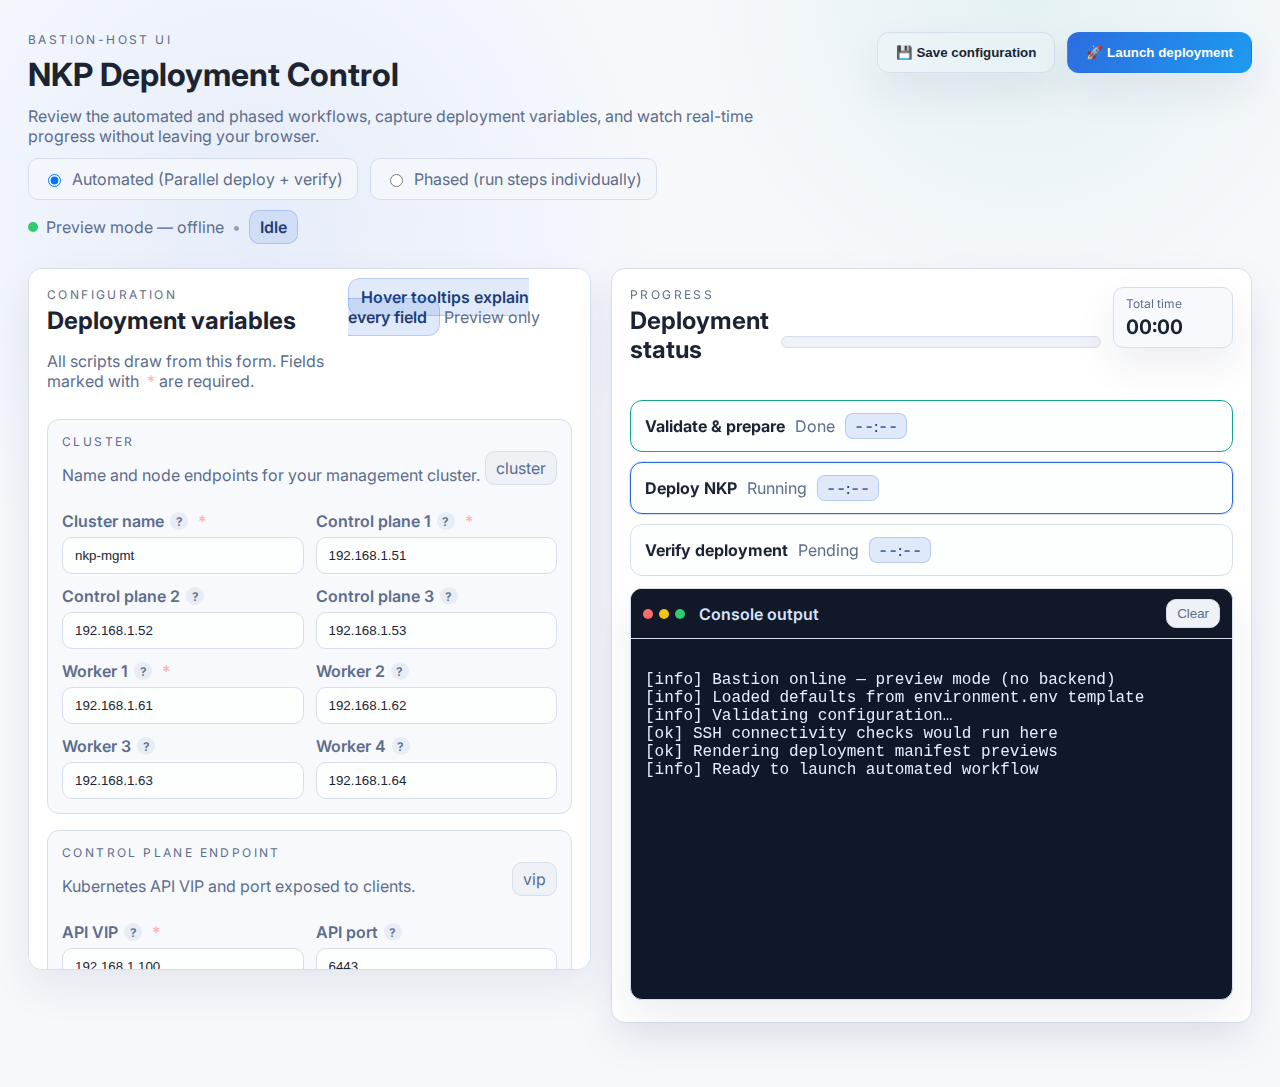
<file: ui/static/preview.html>
<!doctype html>
<html lang="en">
<head>
    <meta charset="utf-8">
    <meta name="viewport" content="width=device-width, initial-scale=1">
    <title>NKP Bastion Deployment Dashboard (Preview)</title>
    <link rel="stylesheet" href="https://fonts.googleapis.com/css2?family=Inter:wght@400;500;600;700&display=swap">
    <link rel="stylesheet" href="style.css">
</head>
<body>
<div class="page">
    <header class="hero">
        <div class="hero-copy">
            <p class="eyebrow">Bastion-host UI</p>
            <h1>NKP Deployment Control</h1>
            <p class="subtitle">Review the automated and phased workflows, capture deployment variables, and watch real-time progress without leaving your browser.</p>
            <div class="mode-toggle">
                <label>
                    <input type="radio" name="mode" value="automated" checked>
                    Automated (Parallel deploy + verify)
                </label>
                <label>
                    <input type="radio" name="mode" value="phased">
                    Phased (run steps individually)
                </label>
            </div>
            <div class="inline-status">
                <span class="dot green" id="connection-dot"></span>
                <span id="connection-label">Preview mode — offline</span>
                <span class="divider">•</span>
                <span class="status-pill" id="status-text">Idle</span>
            </div>
        </div>
        <div class="actions">
            <button id="save-config" class="btn ghost" type="button">💾 Save configuration</button>
            <button id="launch" class="btn primary" type="button">🚀 Launch deployment</button>
        </div>
    </header>

    <main class="grid">
        <section class="card form-card">
            <div class="card-header">
                <div>
                    <p class="eyebrow">Configuration</p>
                    <h2>Deployment variables</h2>
                    <p class="muted">All scripts draw from this form. Fields marked with <span class="required">*</span> are required.</p>
                </div>
                <div class="header-actions">
                    <span class="badge">Hover tooltips explain every field</span>
                    <span id="save-status" class="muted">Preview only</span>
                </div>
            </div>
            <form id="config-form">
                <div class="section-list">
            <div class="section">
                <div class="section-header">
                    <div>
                        <p class="eyebrow">Cluster</p>
                        <p class="muted">Name and node endpoints for your management cluster.</p>
                    </div>
                    <span class="pill">cluster</span>
                </div>
                <div class="field-grid">

<div class="field">
    <label>
        Cluster name
        <span class="tooltip" title="Unique identifier for the NKP cluster.">?</span>
        <span class="required">*</span>
    </label>
    <input type="text" name="CLUSTER_NAME" value="nkp-mgmt" placeholder="nkp-mgmt">
</div>

<div class="field">
    <label>
        Control plane 1
        <span class="tooltip" title="IP or hostname of the first control plane node.">?</span>
        <span class="required">*</span>
    </label>
    <input type="text" name="CONTROL_PLANE_1_ADDRESS" value="192.168.1.51" placeholder="192.168.1.51">
</div>

<div class="field">
    <label>
        Control plane 2
        <span class="tooltip" title="IP or hostname of the second control plane node.">?</span>

    </label>
    <input type="text" name="CONTROL_PLANE_2_ADDRESS" value="192.168.1.52" placeholder="192.168.1.52">
</div>

<div class="field">
    <label>
        Control plane 3
        <span class="tooltip" title="IP or hostname of the third control plane node.">?</span>

    </label>
    <input type="text" name="CONTROL_PLANE_3_ADDRESS" value="192.168.1.53" placeholder="192.168.1.53">
</div>

<div class="field">
    <label>
        Worker 1
        <span class="tooltip" title="IP or hostname of the first worker node.">?</span>
        <span class="required">*</span>
    </label>
    <input type="text" name="WORKER_1_ADDRESS" value="192.168.1.61" placeholder="192.168.1.61">
</div>

<div class="field">
    <label>
        Worker 2
        <span class="tooltip" title="IP or hostname of the second worker node.">?</span>

    </label>
    <input type="text" name="WORKER_2_ADDRESS" value="192.168.1.62" placeholder="192.168.1.62">
</div>

<div class="field">
    <label>
        Worker 3
        <span class="tooltip" title="IP or hostname of the third worker node.">?</span>

    </label>
    <input type="text" name="WORKER_3_ADDRESS" value="192.168.1.63" placeholder="192.168.1.63">
</div>

<div class="field">
    <label>
        Worker 4
        <span class="tooltip" title="IP or hostname of the fourth worker node.">?</span>

    </label>
    <input type="text" name="WORKER_4_ADDRESS" value="192.168.1.64" placeholder="192.168.1.64">
</div>

                </div>
            </div>

            <div class="section">
                <div class="section-header">
                    <div>
                        <p class="eyebrow">Control plane endpoint</p>
                        <p class="muted">Kubernetes API VIP and port exposed to clients.</p>
                    </div>
                    <span class="pill">vip</span>
                </div>
                <div class="field-grid">

<div class="field">
    <label>
        API VIP
        <span class="tooltip" title="Virtual IP or DNS name for the Kubernetes API endpoint.">?</span>
        <span class="required">*</span>
    </label>
    <input type="text" name="CONTROL_PLANE_ENDPOINT_HOST" value="192.168.1.100" placeholder="192.168.1.100">
</div>

<div class="field">
    <label>
        API port
        <span class="tooltip" title="Port that exposes the Kubernetes API.">?</span>

    </label>
    <input type="number" name="CONTROL_PLANE_ENDPOINT_PORT" value="6443" placeholder="6443">
</div>

<div class="field">
    <label>
        VIP interface
        <span class="tooltip" title="Network interface used for the virtual IP (optional).">?</span>

    </label>
    <input type="text" name="VIRTUAL_IP_INTERFACE" value="" placeholder="eth0">
</div>

                </div>
            </div>

            <div class="section">
                <div class="section-header">
                    <div>
                        <p class="eyebrow">Access &amp; SSH</p>
                        <p class="muted">Connectivity used by the bastion to manage the nodes.</p>
                    </div>
                    <span class="pill">access</span>
                </div>
                <div class="field-grid">

<div class="field">
    <label>
        SSH user
        <span class="tooltip" title="User the bastion uses to SSH to cluster nodes.">?</span>
        <span class="required">*</span>
    </label>
    <input type="text" name="SSH_USER" value="konvoy" placeholder="konvoy">
</div>

<div class="field">
    <label>
        SSH private key path
        <span class="tooltip" title="Path to the SSH private key on the bastion host.">?</span>
        <span class="required">*</span>
    </label>
    <input type="text" name="SSH_PRIVATE_KEY_FILE" value="~/.ssh/id_rsa" placeholder="~/.ssh/id_rsa">
</div>

<div class="field">
    <label>
        SSH secret name
        <span class="tooltip" title="Kubernetes secret name holding the SSH private key.">?</span>

    </label>
    <input type="text" name="SSH_PRIVATE_KEY_SECRET_NAME" value="nkp-mgmt-ssh-key" placeholder="nkp-mgmt-ssh-key">
</div>

                </div>
            </div>

            <div class="section">
                <div class="section-header">
                    <div>
                        <p class="eyebrow">Networking</p>
                        <p class="muted">Pod, service, and load balancer ranges.</p>
                    </div>
                    <span class="pill">network</span>
                </div>
                <div class="field-grid">

<div class="field">
    <label>
        MetalLB IP range
        <span class="tooltip" title="Address range for service load balancer IPs.">?</span>

    </label>
    <input type="text" name="METALLB_IP_RANGE" value="192.168.1.240-192.168.1.250" placeholder="192.168.1.240-192.168.1.250">
</div>

<div class="field">
    <label>
        Pod CIDR
        <span class="tooltip" title="CIDR block for pod networking.">?</span>

    </label>
    <input type="text" name="POD_CIDR" value="10.244.0.0/16" placeholder="10.244.0.0/16">
</div>

<div class="field">
    <label>
        Service CIDR
        <span class="tooltip" title="CIDR block for service networking.">?</span>

    </label>
    <input type="text" name="SERVICE_CIDR" value="10.96.0.0/12" placeholder="10.96.0.0/12">
</div>

                </div>
            </div>

            <div class="section">
                <div class="section-header">
                    <div>
                        <p class="eyebrow">Proxy configuration</p>
                        <p class="muted">Optional proxies for outbound traffic.</p>
                    </div>
                    <span class="pill">proxy</span>
                </div>
                <div class="field-grid">

<div class="field">
    <label>
        HTTP proxy
        <span class="tooltip" title="HTTP proxy URL if required for outbound access.">?</span>

    </label>
    <input type="text" name="HTTP_PROXY" value="" placeholder="">
</div>

<div class="field">
    <label>
        HTTPS proxy
        <span class="tooltip" title="HTTPS proxy URL if required for outbound access.">?</span>

    </label>
    <input type="text" name="HTTPS_PROXY" value="" placeholder="">
</div>

<div class="field">
    <label>
        No proxy
        <span class="tooltip" title="Comma-separated hosts that bypass the proxy.">?</span>

    </label>
    <input type="text" name="NO_PROXY" value="localhost,127.0.0.1" placeholder="localhost,127.0.0.1">
</div>

                </div>
            </div>

            <div class="section">
                <div class="section-header">
                    <div>
                        <p class="eyebrow">Storage</p>
                        <p class="muted">Select a storage backend and provide provider-specific values.</p>
                    </div>
                    <span class="pill">storage</span>
                </div>
                <div class="field-grid">

<div class="field">
    <label>
        Storage provider
        <span class="tooltip" title="Select the CSI or local storage backend.">?</span>

    </label>
    <select name="STORAGE_PROVIDER"><option value="local-volume-provisioner" selected>Local volume</option><option value="nutanix-csi" >Nutanix CSI</option></select>
</div>

<div class="field">
    <label>
        Nutanix endpoint
        <span class="tooltip" title="Prism endpoint for Nutanix clusters.">?</span>

    </label>
    <input type="text" name="NUTANIX_ENDPOINT" value="" placeholder="https://&lt;prism-endpoint&gt;">
</div>

<div class="field">
    <label>
        Nutanix user
        <span class="tooltip" title="Username for Nutanix Prism access.">?</span>

    </label>
    <input type="text" name="NUTANIX_USER" value="" placeholder="">
</div>

<div class="field">
    <label>
        Nutanix password
        <span class="tooltip" title="Password for Nutanix Prism access.">?</span>

    </label>
    <input type="password" name="NUTANIX_PASSWORD" value="" placeholder="">
</div>

<div class="field">
    <label>
        Nutanix cluster UUID
        <span class="tooltip" title="UUID of the Nutanix cluster where volumes are provisioned.">?</span>

    </label>
    <input type="text" name="NUTANIX_CLUSTER_UUID" value="" placeholder="">
</div>

<div class="field">
    <label>
        Storage container
        <span class="tooltip" title="Container name for Nutanix volumes.">?</span>

    </label>
    <input type="text" name="STORAGE_CONTAINER" value="" placeholder="">
</div>

                </div>
            </div>

            <div class="section">
                <div class="section-header">
                    <div>
                        <p class="eyebrow">Licensing</p>
                        <p class="muted">Choose license tier and token (if applying now).</p>
                    </div>
                    <span class="pill">license</span>
                </div>
                <div class="field-grid">

<div class="field">
    <label>
        License type
        <span class="tooltip" title="Choose between community or pro licensing.">?</span>

    </label>
    <select name="LICENSE_TYPE"><option value="pro" selected>Pro</option><option value="community" >Community</option></select>
</div>

<div class="field">
    <label>
        NKP license token
        <span class="tooltip" title="License token applied during installation (optional).">?</span>

    </label>
    <input type="password" name="NKP_LICENSE_TOKEN" value="" placeholder="">
</div>

                </div>
            </div>

            <div class="section">
                <div class="section-header">
                    <div>
                        <p class="eyebrow">Registry</p>
                        <p class="muted">Mirror or upstream registry credentials.</p>
                    </div>
                    <span class="pill">registry</span>
                </div>
                <div class="field-grid">

<div class="field">
    <label>
        Registry mirror URL
        <span class="tooltip" title="Mirror or upstream registry endpoint.">?</span>

    </label>
    <input type="text" name="REGISTRY_MIRROR_URL" value="https://registry-1.docker.io" placeholder="https://registry-1.docker.io">
</div>

<div class="field">
    <label>
        Registry username
        <span class="tooltip" title="Username for the registry mirror (if required).">?</span>

    </label>
    <input type="text" name="REGISTRY_MIRROR_USERNAME" value="" placeholder="">
</div>

<div class="field">
    <label>
        Registry password
        <span class="tooltip" title="Password for the registry mirror (if required).">?</span>

    </label>
    <input type="password" name="REGISTRY_MIRROR_PASSWORD" value="" placeholder="">
</div>

                </div>
            </div>

            <div class="section">
                <div class="section-header">
                    <div>
                        <p class="eyebrow">Air-gapped options</p>
                        <p class="muted">Bundle and private registry settings.</p>
                    </div>
                    <span class="pill">airgap</span>
                </div>
                <div class="field-grid">

<div class="field">
    <label>
        Air-gapped
        <span class="tooltip" title="Toggle to use a private registry and bundles.">?</span>

    </label>
    <select name="AIRGAPPED"><option value="false" selected>False</option><option value="true" >True</option></select>
</div>

<div class="field">
    <label>
        Local registry URL
        <span class="tooltip" title="Private registry endpoint for air-gapped installs.">?</span>

    </label>
    <input type="text" name="LOCAL_REGISTRY_URL" value="" placeholder="">
</div>

<div class="field">
    <label>
        Local registry CA certificate
        <span class="tooltip" title="PEM-encoded CA certificate for the private registry.">?</span>

    </label>
    <input type="text" name="LOCAL_REGISTRY_CA_CERT" value="" placeholder="">
</div>

<div class="field">
    <label>
        Local registry username
        <span class="tooltip" title="Username for the private registry.">?</span>

    </label>
    <input type="text" name="LOCAL_REGISTRY_USERNAME" value="" placeholder="">
</div>

<div class="field">
    <label>
        Local registry password
        <span class="tooltip" title="Password for the private registry.">?</span>

    </label>
    <input type="password" name="LOCAL_REGISTRY_PASSWORD" value="" placeholder="">
</div>

<div class="field">
    <label>
        NKP bundle path
        <span class="tooltip" title="File path to the NKP bundle tarball.">?</span>

    </label>
    <input type="text" name="NKP_BUNDLE_PATH" value="" placeholder="">
</div>

<div class="field">
    <label>
        Konvoy image bundle
        <span class="tooltip" title="Path to the Konvoy image bundle tarball.">?</span>

    </label>
    <input type="text" name="KONVOY_IMAGE_BUNDLE" value="" placeholder="">
</div>

<div class="field">
    <label>
        Kommander image bundle
        <span class="tooltip" title="Path to the Kommander image bundle tarball.">?</span>

    </label>
    <input type="text" name="KOMMANDER_IMAGE_BUNDLE" value="" placeholder="">
</div>

<div class="field">
    <label>
        Kommander charts bundle
        <span class="tooltip" title="Path to the Kommander charts bundle tarball.">?</span>

    </label>
    <input type="text" name="KOMMANDER_CHARTS_BUNDLE" value="" placeholder="">
</div>

                </div>
            </div>

            <div class="section">
                <div class="section-header">
                    <div>
                        <p class="eyebrow">Output paths</p>
                        <p class="muted">Where artifacts and kubeconfigs are written.</p>
                    </div>
                    <span class="pill">output</span>
                </div>
                <div class="field-grid">

<div class="field">
    <label>
        Output directory
        <span class="tooltip" title="Directory where artifacts are written.">?</span>
        <span class="required">*</span>
    </label>
    <input type="text" name="OUTPUT_DIR" value="${PWD}/nkp-output" placeholder="">
</div>

<div class="field">
    <label>
        Kubeconfig path
        <span class="tooltip" title="Path to the generated kubeconfig.">?</span>

    </label>
    <input type="text" name="KUBECONFIG_PATH" value="${OUTPUT_DIR}/nkp-mgmt.conf" placeholder="">
</div>

                </div>
            </div>

            <div class="section">
                <div class="section-header">
                    <div>
                        <p class="eyebrow">Timeouts &amp; flags</p>
                        <p class="muted">Operational timeouts and feature toggles.</p>
                    </div>
                    <span class="pill">timeouts</span>
                </div>
                <div class="field-grid">

<div class="field">
    <label>
        Cluster create timeout
        <span class="tooltip" title="Timeout when creating the management cluster.">?</span>

    </label>
    <input type="text" name="CLUSTER_CREATE_TIMEOUT" value="60m" placeholder="60m">
</div>

<div class="field">
    <label>
        Kommander install timeout
        <span class="tooltip" title="Timeout when installing Kommander.">?</span>

    </label>
    <input type="text" name="KOMMANDER_INSTALL_TIMEOUT" value="45m" placeholder="45m">
</div>

<div class="field">
    <label>
        Node ready timeout
        <span class="tooltip" title="Timeout for nodes to report ready.">?</span>

    </label>
    <input type="text" name="NODE_READY_TIMEOUT" value="30m" placeholder="30m">
</div>

<div class="field">
    <label>
        Verbose logging
        <span class="tooltip" title="Enable verbose logging for scripts.">?</span>

    </label>
    <select name="VERBOSE"><option value="false" selected>False</option><option value="true" >True</option></select>
</div>

<div class="field">
    <label>
        Dry run
        <span class="tooltip" title="Validate only without applying changes.">?</span>

    </label>
    <select name="DRY_RUN"><option value="false" selected>False</option><option value="true" >True</option></select>
</div>

<div class="field">
    <label>
        FIPS mode
        <span class="tooltip" title="Enable FIPS mode when required by policy.">?</span>

    </label>
    <select name="FIPS_MODE"><option value="false" selected>False</option><option value="true" >True</option></select>
</div>

                </div>
            </div>
</div>
            </form>
        </section>

        <section class="card dashboard">
            <div class="card-header space-between">
                <div>
                    <p class="eyebrow">Progress</p>
                    <h2>Deployment status</h2>
                </div>
                <div class="timing-shell">
                    <div class="progress-shell">
                        <div id="progress-bar" class="progress-bar" style="width: 0%"></div>
                    </div>
                    <div class="timer-block">
                        <div class="timer-label">Total time</div>
                        <div class="timer-value" id="total-timer">--:--</div>
                    </div>
                </div>
            </div>
            <div class="phase-controls" id="phase-toggle"></div>
            <div class="phase-list" id="phase-list"></div>
            <div class="terminal">
                <div class="terminal-header">
                    <span class="dot red"></span><span class="dot yellow"></span><span class="dot green"></span>
                    <span class="terminal-title">Console output</span>
                    <div class="terminal-actions">
                        <button class="pill" id="clear-terminal" type="button">Clear</button>
                    </div>
                </div>
                <pre id="terminal-output"></pre>
            </div>
        </section>
    </main>
</div>

<script>
    const phaseSets = {"automated": ["Validate & prepare", "Deploy NKP", "Verify deployment"], "phased": ["Validate prerequisites", "Prepare nodes", "Deploy NKP", "Verify deployment"]};
    const terminalOutput = document.getElementById('terminal-output');
    const progressBar = document.getElementById('progress-bar');
    const phaseList = document.getElementById('phase-list');
    const modeInputs = document.querySelectorAll('input[name="mode"]');
    const totalTimerEl = document.getElementById('total-timer');

    let phaseTimers = {};
    let totalTimerStart = Date.now();
    let totalTimerStop = null;
    let timerInterval = null;

    function formatDuration(ms) {
        if (!ms || ms < 0) return '--:--';
        const totalSeconds = Math.floor(ms / 1000);
        const hours = Math.floor(totalSeconds / 3600);
        const minutes = Math.floor((totalSeconds % 3600) / 60);
        const seconds = totalSeconds % 60;
        if (hours > 0) {
            return `${hours.toString().padStart(2, '0')}:${minutes.toString().padStart(2, '0')}:${seconds.toString().padStart(2, '0')}`;
        }
        return `${minutes.toString().padStart(2, '0')}:${seconds.toString().padStart(2, '0')}`;
    }

    function ensureTimerInterval() {
        if (!timerInterval) {
            timerInterval = setInterval(updateTimers, 1000);
        }
    }

    function updateTimers() {
        if (totalTimerEl) {
            const totalEnd = totalTimerStop || Date.now();
            totalTimerEl.textContent = formatDuration(totalEnd - totalTimerStart);
        }

        document.querySelectorAll('.phase-card').forEach(card => {
            const label = card.dataset.label;
            const timerEl = card.querySelector('.phase-timer');
            const timerData = phaseTimers[label];
            if (!timerEl) return;
            if (timerData && timerData.start) {
                const endTime = timerData.end || Date.now();
                timerEl.textContent = formatDuration(endTime - timerData.start);
            } else {
                timerEl.textContent = '--:--';
            }
        });
    }

    function startPhaseTimer(label) {
        phaseTimers[label] = {start: Date.now(), end: null};
        ensureTimerInterval();
        updateTimers();
    }

    function stopPhaseTimer(label) {
        if (phaseTimers[label] && !phaseTimers[label].end) {
            phaseTimers[label].end = Date.now();
            updateTimers();
        }
    }

    function renderPhases(mode) {
        phaseList.innerHTML = '';
        const phases = phaseSets[mode] || [];
        phases.forEach(phase => {
            const card = document.createElement('div');
            card.className = 'phase-card pending';
            card.dataset.label = phase;
            card.innerHTML = `<div class="phase-title">${phase}</div><div class="phase-meta"><div class="phase-status">Pending</div><div class="phase-timer">--:--</div></div>`;
            if (mode === 'phased') {
                const checkbox = document.createElement('input');
                checkbox.type = 'checkbox';
                checkbox.checked = true;
                checkbox.dataset.phase = phase;
                checkbox.className = 'phase-checkbox';
                card.prepend(checkbox);
            }
            phaseList.appendChild(card);
        });
    }

    function updatePhaseStatus(label, status) {
        const card = Array.from(document.querySelectorAll('.phase-card')).find(c => c.dataset.label === label);
        if (!card) return;
        const statusEl = card.querySelector('.phase-status');
        statusEl.textContent = status;
        card.classList.remove('pending', 'done', 'active');
        if (status === 'Running') {
            card.classList.add('active');
            startPhaseTimer(label);
        } else if (status === 'Done') {
            card.classList.add('done');
            stopPhaseTimer(label);
        } else {
            card.classList.add('pending');
        }
    }

    function appendTerminalLine(text) {
        terminalOutput.textContent += `
${text}`;
        terminalOutput.scrollTop = terminalOutput.scrollHeight;
    }

    function simulate() {
        renderPhases('automated');
        setTimeout(() => updatePhaseStatus('Validate & prepare', 'Done'), 200);
        setTimeout(() => updatePhaseStatus('Deploy NKP', 'Running'), 400);
        setTimeout(() => {
            updatePhaseStatus('Deploy NKP', 'Done');
            updatePhaseStatus('Verify deployment', 'Running');
            progressBar.style.width = '72%';
        }, 800);
        setTimeout(() => {
            updatePhaseStatus('Verify deployment', 'Done');
            progressBar.style.width = '100%';
            progressBar.dataset.status = 'complete';
            document.getElementById('status-text').textContent = 'Complete (preview)';
            totalTimerStop = Date.now();
            updateTimers();
        }, 1600);
        ensureTimerInterval();
    }

    document.getElementById('clear-terminal').addEventListener('click', () => terminalOutput.textContent = '');
    modeInputs.forEach(input => input.addEventListener('change', (e) => renderPhases(e.target.value)));

    // Seed the terminal with example output.
    appendTerminalLine("[info] Bastion online \u2014 preview mode (no backend)");appendTerminalLine("[info] Loaded defaults from environment.env template");appendTerminalLine("[info] Validating configuration\u2026");appendTerminalLine("[ok] SSH connectivity checks would run here");appendTerminalLine("[ok] Rendering deployment manifest previews");appendTerminalLine("[info] Ready to launch automated workflow");
    simulate();
    updateTimers();
</script>
</body>
</html>
</file>
<file: ui/static/style.css>
:root {
    --bg: #f6f8fc;
    --panel: #ffffff;
    --card: #ffffff;
    --accent: #2d6cdf;
    --accent-2: #14a38b;
    --text: #1c2433;
    --muted: #5d6d8c;
    --border: #d7deeb;
    --shadow: 0 18px 40px rgba(24,39,75,0.08);
    font-family: 'Inter', system-ui, -apple-system, sans-serif;
}

* { box-sizing: border-box; }
body {
    margin: 0;
    background: radial-gradient(circle at 20% 20%, rgba(45,108,223,0.08), transparent 30%),
                radial-gradient(circle at 80% 0%, rgba(20,163,139,0.08), transparent 22%),
                var(--bg);
    color: var(--text);
    min-height: 100vh;
}

.page {
    max-width: 1400px;
    margin: 0 auto;
    padding: 32px 28px 64px;
}

.hero {
    display: flex;
    justify-content: space-between;
    align-items: flex-start;
    gap: 20px;
}

.hero-copy h1 { margin: 8px 0 12px; font-size: 32px; }
.subtitle { margin: 0; color: var(--muted); max-width: 760px; }
.eyebrow { letter-spacing: 0.2em; text-transform: uppercase; font-size: 12px; color: var(--muted); margin: 0; }
.muted { color: var(--muted); }
.required { color: #ffb4b4; margin-left: 4px; }

.actions { display: flex; gap: 12px; }
.btn {
    border: 1px solid var(--border);
    background: var(--card);
    color: var(--text);
    padding: 12px 18px;
    border-radius: 12px;
    cursor: pointer;
    font-weight: 700;
    transition: all 0.2s ease;
    box-shadow: var(--shadow);
}
.btn.primary { background: linear-gradient(120deg, #2d6cdf, #1d9bf0); border-color: transparent; color: #ffffff; }
.btn.ghost { background: transparent; }
.btn:disabled { opacity: 0.6; cursor: not-allowed; }

.mode-toggle { display: flex; gap: 12px; margin-top: 12px; color: var(--muted); }
.mode-toggle label { display: flex; align-items: center; gap: 8px; padding: 10px 14px; border: 1px solid var(--border); border-radius: 10px; background: #f3f6fb; }

.inline-status { display: flex; align-items: center; gap: 8px; margin-top: 10px; color: var(--muted); }
.divider { opacity: 0.6; }
.status-pill { background: rgba(45,108,223,0.12); padding: 6px 10px; border-radius: 10px; border: 1px solid rgba(45,108,223,0.24); font-weight: 600; color: #1c3d77; }

.grid { display: grid; grid-template-columns: 1.1fr 0.9fr; gap: 20px; margin-top: 24px; }

.card {
    background: var(--card);
    border: 1px solid var(--border);
    border-radius: 14px;
    padding: 18px 18px 22px;
    box-shadow: var(--shadow);
}

.card-header { display: flex; justify-content: space-between; align-items: flex-start; gap: 12px; margin-bottom: 12px; }
.card h2 { margin: 4px 0 0; }
.badge { background: rgba(45,108,223,0.14); color: #1c3d77; padding: 8px 12px; border-radius: 12px; border: 1px solid rgba(45,108,223,0.24); font-weight: 600; }
.pill { background: #eef2f7; padding: 6px 10px; border-radius: 10px; border: 1px solid var(--border); color: var(--muted); }

.form-card { max-height: 78vh; overflow: auto; }
.section-list { display: flex; flex-direction: column; gap: 16px; }
.section { border: 1px solid var(--border); border-radius: 12px; padding: 14px; background: #f7f9fc; }
.section-header { display: flex; justify-content: space-between; align-items: center; margin-bottom: 10px; }
.field-grid { display: grid; grid-template-columns: repeat(auto-fit, minmax(240px, 1fr)); gap: 12px; }
.field label { display: flex; align-items: center; gap: 6px; color: var(--muted); font-weight: 600; margin-bottom: 6px; }
.field input, .field select { width: 100%; padding: 10px 12px; border-radius: 10px; border: 1px solid var(--border); background: #fdfefe; color: var(--text); transition: border-color 0.2s ease, box-shadow 0.2s ease; }
.field input:focus, .field select:focus { outline: none; border-color: var(--accent); box-shadow: 0 0 0 2px rgba(76,126,243,0.15); }
.field input.invalid, .field select.invalid { border-color: #f45c5c; box-shadow: 0 0 0 2px rgba(244,92,92,0.2); }

.tooltip { display: inline-flex; width: 18px; height: 18px; border-radius: 50%; align-items: center; justify-content: center; background: #e8edf5; color: var(--muted); cursor: help; font-size: 12px; }

.dashboard { display: flex; flex-direction: column; gap: 12px; }
.timing-shell { display: flex; align-items: flex-end; gap: 12px; }
.timer-block { background: #f7f9fc; border: 1px solid var(--border); border-radius: 10px; padding: 8px 12px; min-width: 120px; box-shadow: var(--shadow); }
.timer-label { color: var(--muted); font-size: 12px; }
.timer-value { font-variant-numeric: tabular-nums; font-size: 20px; font-weight: 700; margin-top: 4px; }
.progress-shell { background: #eef2f7; border: 1px solid var(--border); border-radius: 10px; height: 12px; width: 320px; overflow: hidden; }
.progress-bar { height: 100%; width: 0; background: linear-gradient(90deg, #2d6cdf, #14a38b); transition: width 0.3s ease; }
.progress-bar[data-status="error"] { background: linear-gradient(90deg, #ff6b6b, #f03d3d); }
.progress-bar[data-status="complete"] { background: linear-gradient(90deg, #14a38b, #0f9d58); }

.phase-list { display: flex; flex-direction: column; gap: 10px; }
.phase-card { border: 1px solid var(--border); border-radius: 12px; padding: 12px 14px; display: grid; grid-template-columns: auto 1fr; gap: 10px; align-items: center; background: #fdfefe; }
.phase-title { font-weight: 700; }
.phase-meta { display: flex; align-items: center; gap: 10px; }
.phase-status { color: var(--muted); }
.phase-timer { font-variant-numeric: tabular-nums; color: #1c3d77; padding: 2px 8px; border-radius: 8px; background: rgba(45,108,223,0.14); border: 1px solid rgba(45,108,223,0.24); }
.phase-card.active { border-color: #2d6cdf; box-shadow: 0 0 0 1px rgba(45,108,223,0.2); }
.phase-card.done { border-color: #14a38b; }
.phase-card input { width: 18px; height: 18px; }

.terminal { border: 1px solid var(--border); border-radius: 12px; overflow: hidden; background: #0f172a; display: flex; flex-direction: column; box-shadow: var(--shadow); }
.terminal-header { display: flex; align-items: center; gap: 6px; padding: 10px 12px; background: #111827; border-bottom: 1px solid var(--border); color: #d7e3ff; }
.dot { width: 10px; height: 10px; border-radius: 50%; display: inline-block; }
.dot.red { background: #ff6b6b; }
.dot.yellow { background: #f1c40f; }
.dot.green { background: #2ecc71; }
.terminal-title { margin-left: 8px; font-weight: 600; }
.terminal-actions { margin-left: auto; }

#terminal-output { margin: 0; padding: 14px; font-family: "SFMono-Regular", Menlo, Monaco, Consolas, monospace; height: 360px; overflow: auto; white-space: pre-wrap; color: #e5edff; }

@media (max-width: 1100px) {
    .grid { grid-template-columns: 1fr; }
    .hero { flex-direction: column; }
    .progress-shell { width: 100%; }
}
</file>
